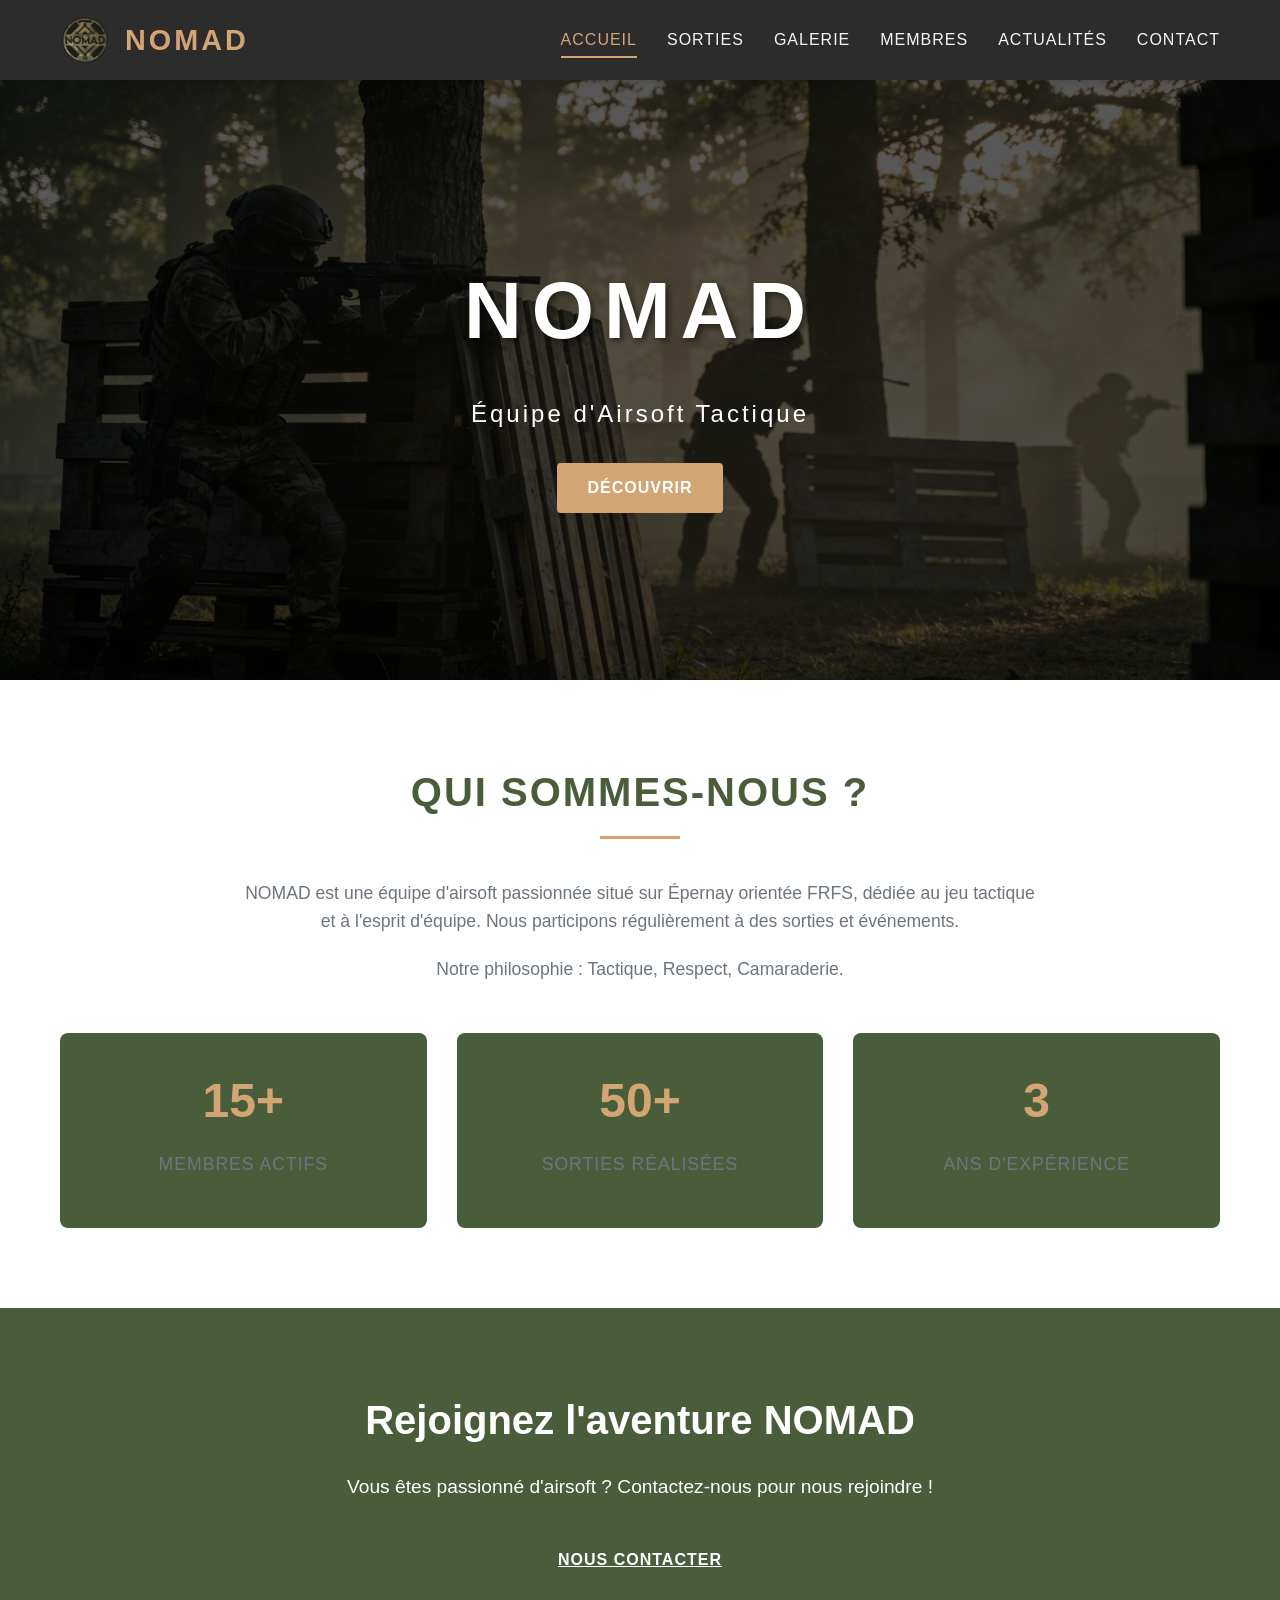
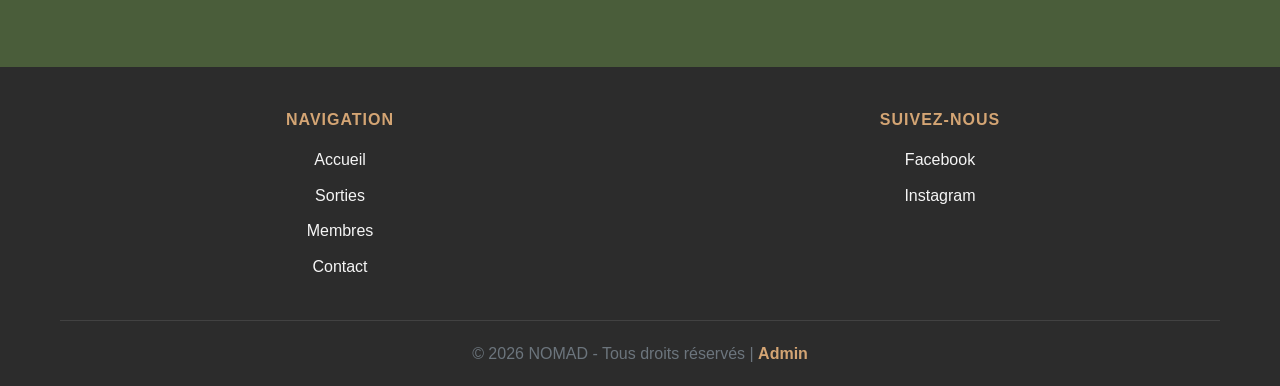
<file: index.html>
<!DOCTYPE html>
<html lang="fr">
<head>
    <meta charset="UTF-8">
    <meta name="viewport" content="width=device-width, initial-scale=1.0">
    <title>NOMAD - Équipe d'Airsoft</title>
    <link rel="stylesheet" href="css/style.css">
    <link rel="icon" type="image/png" href="images/logo.png">
</head>
<body>
    <nav class="navbar">
        <div class="container">
            <div class="nav-brand">
                <img src="images/logo.png" alt="NOMAD Logo" class="logo">
                <span class="team-name">NOMAD</span>
            </div>
            <ul class="nav-menu">
                <li><a href="index.html" class="active">Accueil</a></li>
                <li><a href="sorties.html">Sorties</a></li>
                <li><a href="galerie.html">Galerie</a></li>
                <li><a href="membres.html">Membres</a></li>
                <li><a href="actualites.html">Actualités</a></li>
                <li><a href="contact.html">Contact</a></li>
            </ul>
            <div class="burger">
                <div class="line1"></div>
                <div class="line2"></div>
                <div class="line3"></div>
            </div>
        </div>
    </nav>

    <section class="hero">
        <div class="hero-overlay"></div>
        <div class="hero-content">
            <h1 class="hero-title">NOMAD</h1>
            <p class="hero-subtitle">Équipe d'Airsoft Tactique</p>
            <a href="#about" class="btn-primary">Découvrir</a>
        </div>
    </section>

    <section id="about" class="about">
        <div class="container">
            <h2 class="section-title">Qui sommes-nous ?</h2>
            <div class="about-content">
                <div class="about-text">
                    <p>NOMAD est une équipe d'airsoft passionnée situé sur Épernay orientée FRFS, dédiée au jeu tactique et à l'esprit d'équipe. Nous participons régulièrement à des sorties et événements.</p>
                    <p>Notre philosophie : Tactique, Respect, Camaraderie.</p>
                    <div class="stats">
                        <div class="stat-card">
                            <h3 class="stat-number">15+</h3>
                            <p class="stat-label">Membres actifs</p>
                        </div>
                        <div class="stat-card">
                            <h3 class="stat-number">50+</h3>
                            <p class="stat-label">Sorties réalisées</p>
                        </div>
                        <div class="stat-card">
                            <h3 class="stat-number">3</h3>
                            <p class="stat-label">Ans d'expérience</p>
                        </div>
                    </div>
                </div>
            </div>
        </div>
    </section>

    <section class="cta-section">
        <div class="container">
            <h2>Rejoignez l'aventure NOMAD</h2>
            <p>Vous êtes passionné d'airsoft ? Contactez-nous pour nous rejoindre !</p>
            <a href="contact.html" class="btn-secondary">Nous contacter</a>
        </div>
    </section>

    <footer class="footer">
        <div class="container">
            <div class="footer-content">
                <div class="footer-section">
                    <h4>Navigation</h4>
                    <ul>
                        <li><a href="index.html">Accueil</a></li>
                        <li><a href="sorties.html">Sorties</a></li>
                        <li><a href="membres.html">Membres</a></li>
                        <li><a href="contact.html">Contact</a></li>
                    </ul>
                </div>
                <div class="footer-section">
                    <h4>Suivez-nous</h4>
                    <div class="social-links">
                        <a href="https://www.facebook.com/Nomad51200?locale=fr_FR" target="_blank">Facebook</a>
                        <a href="https://www.instagram.com/nomad_team_airsoft_51/" target="_blank">Instagram</a>
                    </div>
                </div>
            </div>
            <div class="footer-bottom">
                <p>&copy; 2026 NOMAD - Tous droits réservés | <a href="admin/login.html">Admin</a></p>
            </div>
        </div>
    </footer>

    <script src="js/main.js"></script>
</body>
</html>
</file>
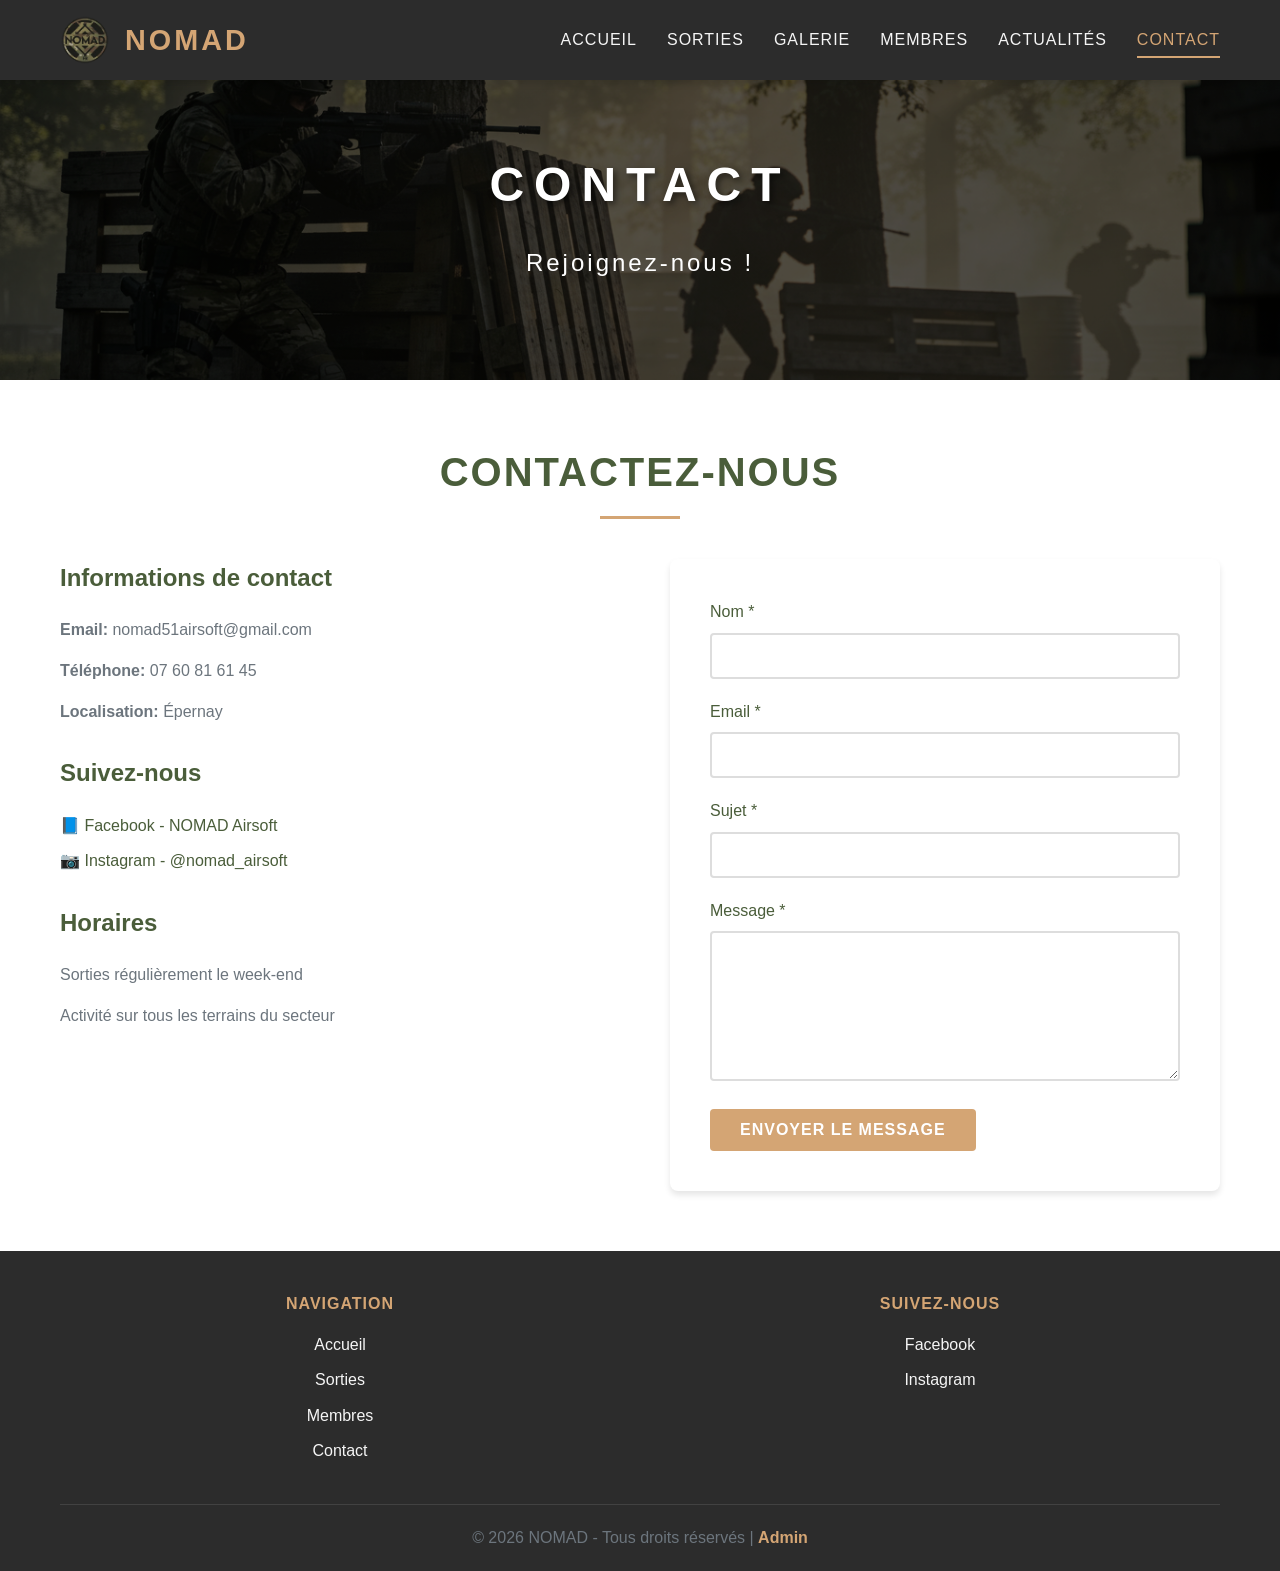
<file: contact.html>
<!DOCTYPE html>
<html lang="fr">
<head>
    <meta charset="UTF-8">
    <meta name="viewport" content="width=device-width, initial-scale=1.0">
    <title>Contact - NOMAD</title>
    <link rel="stylesheet" href="css/style.css">
    <link rel="icon" type="image/png" href="images/logo.png">
</head>
<body>
    <nav class="navbar">
        <div class="container">
            <div class="nav-brand">
                <img src="images/logo.png" alt="NOMAD Logo" class="logo">
                <span class="team-name">NOMAD</span>
            </div>
            <ul class="nav-menu">
                <li><a href="index.html">Accueil</a></li>
                <li><a href="sorties.html">Sorties</a></li>
                <li><a href="galerie.html">Galerie</a></li>
                <li><a href="membres.html">Membres</a></li>
                <li><a href="actualites.html">Actualités</a></li>
                <li><a href="contact.html" class="active">Contact</a></li>
            </ul>
            <div class="burger">
                <div class="line1"></div>
                <div class="line2"></div>
                <div class="line3"></div>
            </div>
        </div>
    </nav>

    <section class="hero" style="height: 300px;">
        <div class="hero-overlay"></div>
        <div class="hero-content">
            <h1 class="hero-title" style="font-size: 3rem;">CONTACT</h1>
            <p class="hero-subtitle">Rejoignez-nous !</p>
        </div>
    </section>

    <section class="contact-section" style="background: #fff;">
        <div class="container">
            <h2 class="section-title">Contactez-nous</h2>
            <div class="contact-content">
                <div class="contact-info">
                    <h3>Informations de contact</h3>
                    <p><strong>Email:</strong> nomad51airsoft@gmail.com</p>
                    <p><strong>Téléphone:</strong> 07 60 81 61 45</p>
                    <p><strong>Localisation:</strong> Épernay</p>

                    <h3 style="margin-top: 30px;">Suivez-nous</h3>
                    <div class="social-links-vertical">
                        <a href="https://www.facebook.com/Nomad51200?locale=fr_FR" target="_blank">📘 Facebook - NOMAD Airsoft</a>
                        <a href="https://www.instagram.com/nomad_team_airsoft_51/" target="_blank">📷 Instagram - @nomad_airsoft</a>
                    </div>

                    <h3 style="margin-top: 30px;">Horaires</h3>
                    <p>Sorties régulièrement le week-end</p>
                    <p>Activité sur tous les terrains du secteur</p>
                </div>

                <div class="contact-form">
                    <div id="form-message" class="form-message"></div>
                    <form id="contact-form">
                        <div class="form-group">
                            <label for="name">Nom *</label>
                            <input type="text" id="name" name="name" required>
                        </div>

                        <div class="form-group">
                            <label for="email">Email *</label>
                            <input type="email" id="email" name="email" required>
                        </div>

                        <div class="form-group">
                            <label for="subject">Sujet *</label>
                            <input type="text" id="subject" name="subject" required>
                        </div>

                        <div class="form-group">
                            <label for="message">Message *</label>
                            <textarea id="message" name="message" required></textarea>
                        </div>

                        <button type="submit" class="btn-primary">Envoyer le message</button>
                    </form>
                </div>
            </div>
        </div>
    </section>

    <footer class="footer">
        <div class="container">
            <div class="footer-content">
                <div class="footer-section">
                    <h4>Navigation</h4>
                    <ul>
                        <li><a href="index.html">Accueil</a></li>
                        <li><a href="sorties.html">Sorties</a></li>
                        <li><a href="membres.html">Membres</a></li>
                        <li><a href="contact.html">Contact</a></li>
                    </ul>
                </div>
                <div class="footer-section">
                    <h4>Suivez-nous</h4>
                    <div class="social-links">
                        <a href="https://www.facebook.com/Nomad51200?locale=fr_FR" target="_blank">Facebook</a>
                        <a href="https://www.instagram.com/nomad_team_airsoft_51/" target="_blank">Instagram</a>
                    </div>
                </div>
            </div>
            <div class="footer-bottom">
                <p>&copy; 2026 NOMAD - Tous droits réservés | <a href="admin/login.html">Admin</a></p>
            </div>
        </div>
    </footer>

    <script src="js/data.js"></script>
    <script src="js/main.js"></script>
</body>
</html>
</file>
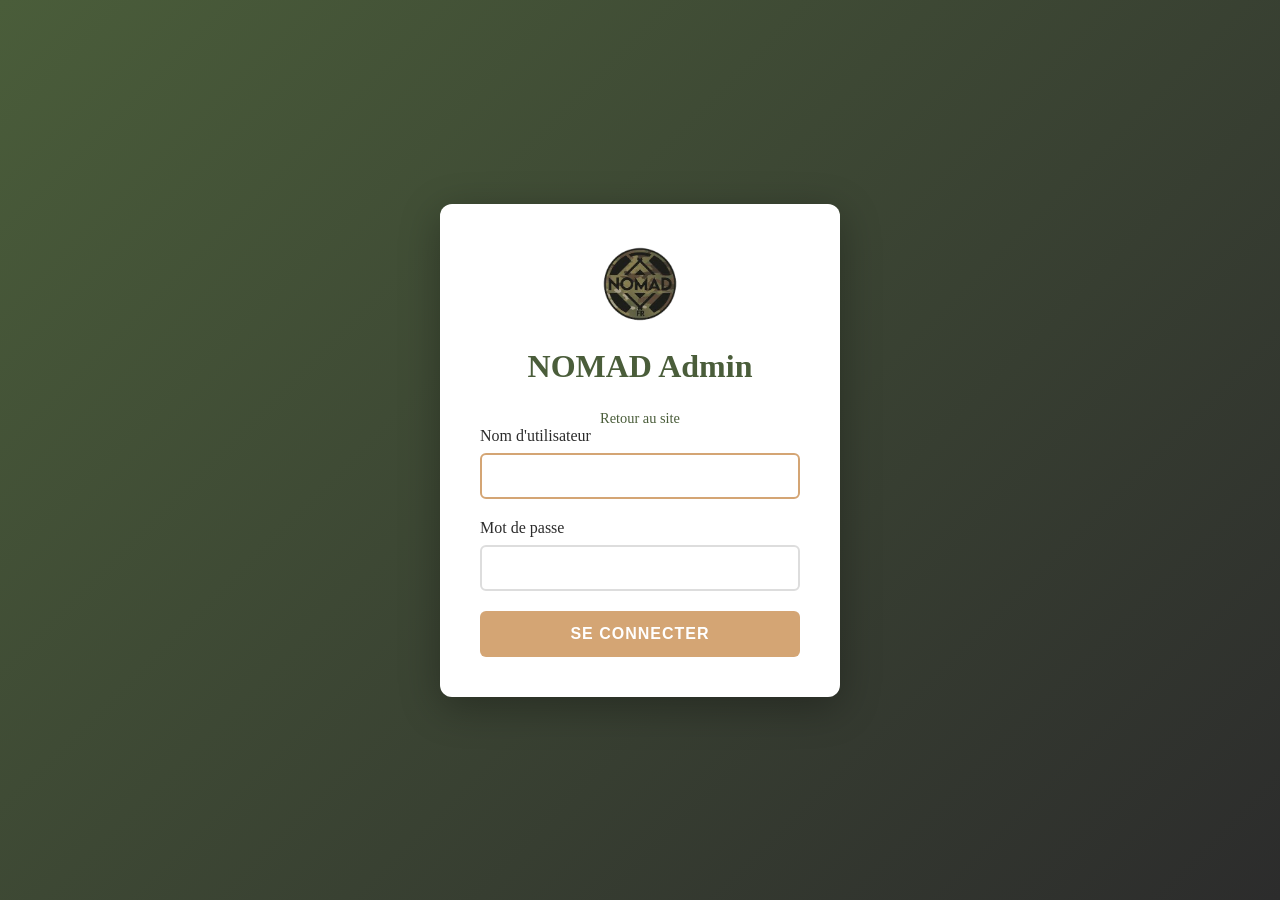
<file: admin/dashboard.html>
<!DOCTYPE html>
<html lang="fr">
<head>
    <meta charset="UTF-8">
    <meta name="viewport" content="width=device-width, initial-scale=1.0">
    <title>Dashboard - Admin NOMAD</title>
    <link rel="stylesheet" href="../css/admin.css">
    <link rel="icon" type="image/png" href="../images/logo.png">
</head>
<body>
    <div class="admin-layout">
        <!-- Sidebar -->
        <aside class="admin-sidebar">
            <div class="admin-sidebar-header">
                <div class="sidebar-brand">
                    <img src="../images/logo.png" alt="NOMAD" class="admin-sidebar-logo">
                    <h2>NOMAD</h2>
                </div>
                <a href="../index.html" class="sidebar-retour">Retour au site</a>
            </div>

            <nav class="admin-nav">
                <a href="#dashboard" class="active">
                    <span class="admin-nav-icon">📊</span>
                    <span>Dashboard</span>
                </a>
                <a href="#sorties">
                    <span class="admin-nav-icon">🎯</span>
                    <span>Sorties</span>
                </a>
                <a href="#gallery">
                    <span class="admin-nav-icon">📷</span>
                    <span>Galerie</span>
                </a>
                <a href="#membres">
                    <span class="admin-nav-icon">👥</span>
                    <span>Membres</span>
                </a>
                <a href="#actualites">
                    <span class="admin-nav-icon">📰</span>
                    <span>Actualités</span>
                </a>
            </nav>
        </aside>

        <!-- Main Content -->
        <main class="admin-main">
            <header class="admin-header">
                <h1>Panel d'Administration</h1>
                <div class="admin-user">
                    <span id="admin-user-name" class="admin-user-name">Admin</span>
                    <button id="logout-btn" class="admin-logout">Déconnexion</button>
                </div>
            </header>

            <div class="admin-content">
                <!-- Dashboard Section -->
                <div id="dashboard-section" class="admin-section">
                    <h2 class="admin-section-title">Tableau de bord</h2>
                    
                    <div class="dashboard-stats">
                        <div class="stat-box">
                            <span class="stat-icon">🎯</span>
                            <div class="stat-details">
                                <h3 id="stat-sorties">0</h3>
                                <p>Sorties</p>
                            </div>
                        </div>
                        <div class="stat-box">
                            <span class="stat-icon">📷</span>
                            <div class="stat-details">
                                <h3 id="stat-photos">0</h3>
                                <p>Photos</p>
                            </div>
                        </div>
                        <div class="stat-box">
                            <span class="stat-icon">👥</span>
                            <div class="stat-details">
                                <h3 id="stat-membres">0</h3>
                                <p>Membres</p>
                            </div>
                        </div>
                        <div class="stat-box">
                            <span class="stat-icon">📰</span>
                            <div class="stat-details">
                                <h3 id="stat-actualites">0</h3>
                                <p>Actualités</p>
                            </div>
                        </div>
                    </div>

                    <div class="alert alert-info">
                        <p><strong>Bienvenue sur le panel d'administration NOMAD !</strong></p>
                        <p>Utilisez le menu de gauche pour gérer le contenu du site.</p>
                    </div>
                </div>

                <!-- Sorties Section -->
                <div id="sorties-section" class="admin-section" style="display: none;">
                    <div class="admin-section-header">
                        <h2 class="admin-section-title">Gestion des Sorties</h2>
                        <button id="add-sortie-btn" class="btn-add">+ Ajouter une sortie</button>
                    </div>

                    <table class="admin-table">
                        <thead>
                            <tr>
                                <th>Titre</th>
                                <th>Date</th>
                                <th>Lieu</th>
                                <th>Type</th>
                                <th>Actions</th>
                            </tr>
                        </thead>
                        <tbody id="sorties-tbody"></tbody>
                    </table>
                </div>

                <!-- Gallery Section -->
                <div id="gallery-section" class="admin-section" style="display: none;">
                    <div class="admin-section-header">
                        <h2 class="admin-section-title">Gestion de la Galerie</h2>
                        <button id="add-photo-btn" class="btn-add">+ Ajouter une photo</button>
                    </div>

                    <table class="admin-table">
                        <thead>
                            <tr>
                                <th>Image</th>
                                <th>Légende</th>
                                <th>Actions</th>
                            </tr>
                        </thead>
                        <tbody id="gallery-tbody"></tbody>
                    </table>
                </div>

                <!-- Membres Section -->
                <div id="membres-section" class="admin-section" style="display: none;">
                    <div class="admin-section-header">
                        <h2 class="admin-section-title">Gestion des Membres</h2>
                        <button id="add-membre-btn" class="btn-add">+ Ajouter un membre</button>
                    </div>

                    <table class="admin-table">
                        <thead>
                            <tr>
                                <th>Photo</th>
                                <th>Nom</th>
                                <th>Rôle</th>
                                <th>Actions</th>
                            </tr>
                        </thead>
                        <tbody id="membres-tbody"></tbody>
                    </table>
                </div>

                <!-- Actualites Section -->
                <div id="actualites-section" class="admin-section" style="display: none;">
                    <div class="admin-section-header">
                        <h2 class="admin-section-title">Gestion des Actualités</h2>
                        <button id="add-actualite-btn" class="btn-add">+ Ajouter une actualité</button>
                    </div>

                    <table class="admin-table">
                        <thead>
                            <tr>
                                <th>Titre</th>
                                <th>Date</th>
                                <th>Description</th>
                                <th>Actions</th>
                            </tr>
                        </thead>
                        <tbody id="actualites-tbody"></tbody>
                    </table>
                </div>
            </div>
        </main>
    </div>

    <!-- Sortie Modal -->
    <div id="sortie-modal" class="modal">
        <div class="modal-content">
            <div class="modal-header">
                <h3 id="sortie-modal-title" class="modal-title">Ajouter une sortie</h3>
                <button class="modal-close">&times;</button>
            </div>
            <form id="sortie-form" class="admin-form" onsubmit="event.preventDefault(); saveSortie();">
                <input type="hidden" id="sortie-id">
                
                <div class="form-group">
                    <label for="sortie-title">Titre *</label>
                    <input type="text" id="sortie-title" required>
                </div>

                <div class="form-row">
                    <div class="form-group">
                        <label for="sortie-date">Date *</label>
                        <input type="text" id="sortie-date" required placeholder="15 Mars 2026">
                    </div>
                    <div class="form-group">
                        <label for="sortie-type">Type *</label>
                        <select id="sortie-type" required>
                            <option value="upcoming">À venir</option>
                            <option value="past">Passée</option>
                        </select>
                    </div>
                </div>

                <div class="form-group">
                    <label for="sortie-location">Lieu *</label>
                    <input type="text" id="sortie-location" required>
                </div>

                <div class="form-group">
                    <label for="sortie-description">Description *</label>
                    <textarea id="sortie-description" required></textarea>
                </div>

                <div class="form-group">
                    <label for="sortie-image">URL de l'image</label>
                    <input type="url" id="sortie-image" placeholder="https://...">
                </div>

                <div class="form-actions">
                    <button type="submit" class="btn-save">Enregistrer</button>
                    <button type="button" class="btn-cancel" onclick="closeModal('sortie-modal')">Annuler</button>
                </div>
            </form>
        </div>
    </div>

    <!-- Photo Modal -->
    <div id="photo-modal" class="modal">
        <div class="modal-content">
            <div class="modal-header">
                <h3 class="modal-title">Ajouter une photo</h3>
                <button class="modal-close">&times;</button>
            </div>
            <form id="photo-form" class="admin-form" onsubmit="event.preventDefault(); savePhoto();">
                <div class="form-group">
                    <label for="photo-url">URL de l'image *</label>
                    <input type="url" id="photo-url" required placeholder="https://...">
                </div>

                <div class="form-group">
                    <label for="photo-caption">Légende</label>
                    <input type="text" id="photo-caption" placeholder="Description de la photo">
                </div>

                <div class="form-actions">
                    <button type="submit" class="btn-save">Enregistrer</button>
                    <button type="button" class="btn-cancel" onclick="closeModal('photo-modal')">Annuler</button>
                </div>
            </form>
        </div>
    </div>

    <!-- Membre Modal -->
    <div id="membre-modal" class="modal">
        <div class="modal-content">
            <div class="modal-header">
                <h3 id="membre-modal-title" class="modal-title">Ajouter un membre</h3>
                <button class="modal-close">&times;</button>
            </div>
            <form id="membre-form" class="admin-form" onsubmit="event.preventDefault(); saveMembre();">
                <input type="hidden" id="membre-id">
                
                <div class="form-group">
                    <label for="membre-name">Nom complet *</label>
                    <input type="text" id="membre-name" required placeholder="Alexandre 'Alpha' Martin">
                </div>

                <div class="form-group">
                    <label for="membre-role">Rôle *</label>
                    <input type="text" id="membre-role" required placeholder="Chef d'équipe">
                </div>

                <div class="form-group">
                    <label for="membre-photo">URL de la photo *</label>
                    <input type="url" id="membre-photo" required placeholder="https://...">
                </div>

                <div class="form-group">
                    <label for="membre-description">Description</label>
                    <textarea id="membre-description" placeholder="Spécialités, expérience..."></textarea>
                </div>

                <div class="form-actions">
                    <button type="submit" class="btn-save">Enregistrer</button>
                    <button type="button" class="btn-cancel" onclick="closeModal('membre-modal')">Annuler</button>
                </div>
            </form>
        </div>
    </div>

    <!-- Actualite Modal -->
    <div id="actualite-modal" class="modal">
        <div class="modal-content">
            <div class="modal-header">
                <h3 id="actualite-modal-title" class="modal-title">Ajouter une actualité</h3>
                <button class="modal-close">&times;</button>
            </div>
            <form id="actualite-form" class="admin-form" onsubmit="event.preventDefault(); saveActualite();">
                <input type="hidden" id="actualite-id">
                
                <div class="form-group">
                    <label for="actualite-title">Titre *</label>
                    <input type="text" id="actualite-title" required>
                </div>

                <div class="form-group">
                    <label for="actualite-date">Date *</label>
                    <input type="text" id="actualite-date" required placeholder="1 Janvier 2026">
                </div>

                <div class="form-group">
                    <label for="actualite-description">Description *</label>
                    <textarea id="actualite-description" required></textarea>
                </div>

                <div class="form-group">
                    <label for="actualite-image">URL de l'image</label>
                    <input type="url" id="actualite-image" placeholder="https://...">
                </div>

                <div class="form-actions">
                    <button type="submit" class="btn-save">Enregistrer</button>
                    <button type="button" class="btn-cancel" onclick="closeModal('actualite-modal')">Annuler</button>
                </div>
            </form>
        </div>
    </div>

    <script src="../js/data.js"></script>
    <script src="../js/admin.js"></script>
</body>
</html>
</file>
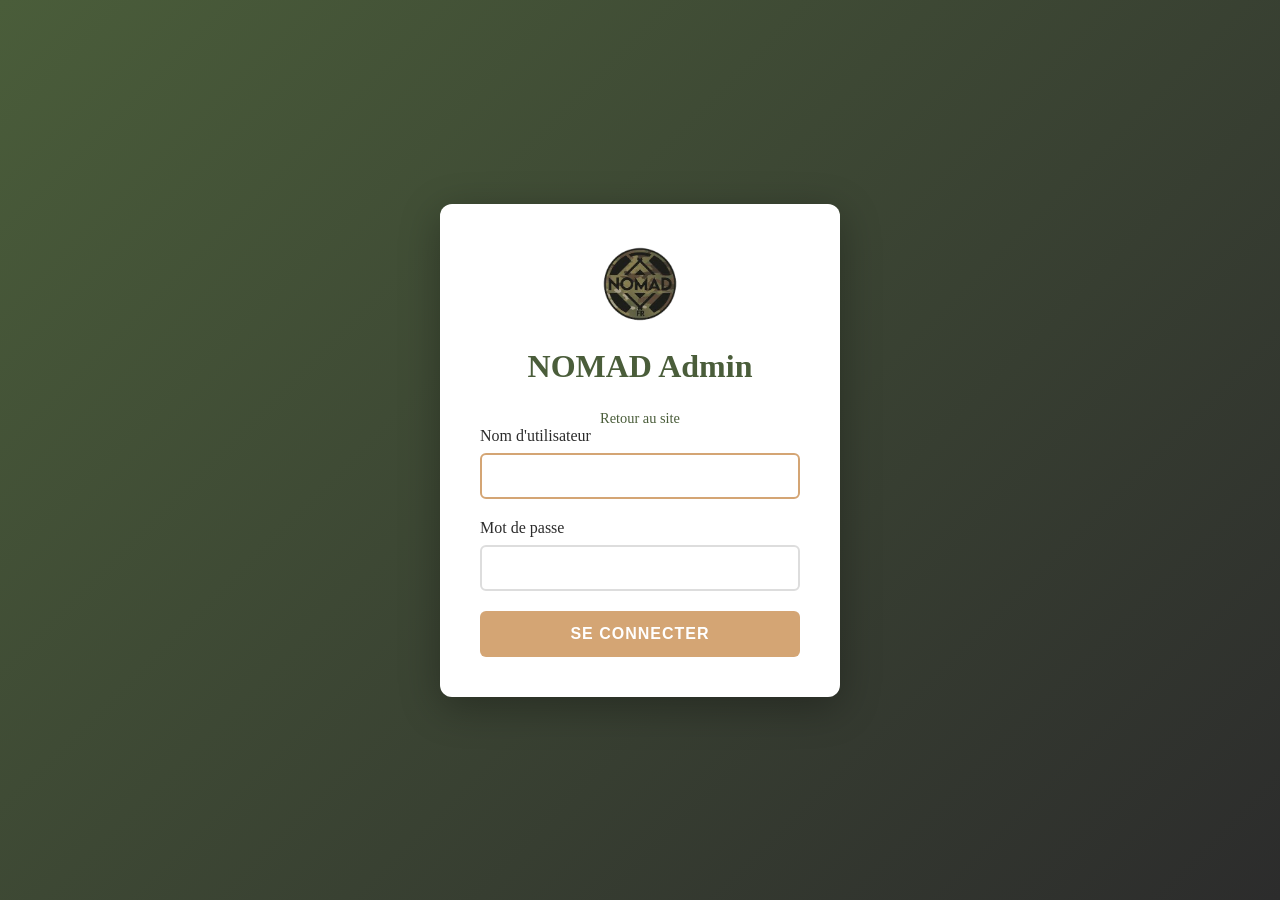
<file: admin/login.html>
<!DOCTYPE html>
<html lang="fr">
<head>
    <meta charset="UTF-8">
    <meta name="viewport" content="width=device-width, initial-scale=1.0">
    <title>Admin - Connexion</title>
    <link rel="stylesheet" href="../css/admin.css">
    <link rel="icon" type="image/png" href="../images/logo.png">
</head>
<body>
    <div class="login-container">
        <div class="login-box">
            <img src="../images/logo.png" alt="NOMAD Logo" class="login-logo">
            <h1>NOMAD Admin</h1>
            <a href="/index.html" class="retour">Retour au site</a>

            <div id="login-error" class="login-error"></div>

            <form id="login-form" class="login-form">
                <div class="form-group">
                    <label for="username">Nom d'utilisateur</label>
                    <input type="text" id="username" name="username" required autofocus>
                </div>

                <div class="form-group">
                    <label for="password">Mot de passe</label>
                    <input type="password" id="password" name="password" required>
                </div>

                <button type="submit" class="login-btn">Se connecter</button>
            </form>

            <!-- <div style="margin-top: 30px; padding: 15px; background: #f0f0f0; border-radius: 6px; font-size: 0.9rem;">
                <p style="margin: 0; color: #666;"><strong>Identifiants de démo:</strong></p>
                <p style="margin: 5px 0; color: #666;">Utilisateur: <code>admin</code></p>
                <p style="margin: 5px 0; color: #666;">Mot de passe: <code>nomad2026</code></p>
            </div> -->
        </div>
    </div>

    <script src="../js/data.js"></script>
    <script src="../js/admin.js"></script>
</body>
</html>
</file>
<file: css/style.css>
/* ============================================
   NOMAD - Airsoft Team Website
   Military-themed modern design
   ============================================ */

/* ============================================
   VARIABLES & RESET
   ============================================ */
:root {
    --color-primary: #4a5d3a;
    --color-secondary: #8b9474;
    --color-accent: #d4a574;
    --color-dark: #2c2c2c;
    --color-light: #f5f5f5;
    --color-gray: #6c757d;
    --shadow: 0 4px 6px rgba(0, 0, 0, 0.1);
    --shadow-lg: 0 10px 20px rgba(0, 0, 0, 0.2);
    --transition: all 0.3s ease;
}

* {
    margin: 0;
    padding: 0;
    box-sizing: border-box;
}

body {
    font-family: 'Arial', 'Helvetica', sans-serif;
    line-height: 1.6;
    color: var(--color-dark);
    background-color: var(--color-light);
}

img {
    max-width: 100%;
    height: auto;
    display: block;
}

a {
    text-decoration: none;
    color: inherit;
}

ul {
    list-style: none;
}

/* ============================================
   UTILITY CLASSES
   ============================================ */
.container {
    max-width: 1200px;
    margin: 0 auto;
    padding: 0 20px;
}

.section-title {
    font-size: 2.5rem;
    text-align: center;
    margin-bottom: 40px;
    color: var(--color-primary);
    text-transform: uppercase;
    letter-spacing: 2px;
    position: relative;
    padding-bottom: 15px;
}

.section-title::after {
    content: '';
    position: absolute;
    bottom: 0;
    left: 50%;
    transform: translateX(-50%);
    width: 80px;
    height: 3px;
    background: var(--color-accent);
}

.btn-primary {
    display: inline-block;
    padding: 12px 30px;
    background: var(--color-accent);
    color: #fff;
    border: none;
    border-radius: 4px;
    cursor: pointer;
    font-size: 1rem;
    font-weight: bold;
    text-transform: uppercase;
    letter-spacing: 1px;
    transition: var(--transition);
}

.btn-primary:hover {
    background: #c09563;
    transform: translateY(-2px);
    box-shadow: var(--shadow-lg);
}

.btn-secondary {
    display: inline-block;
    padding: 12px 30px;
    background: var(--color-primary);
    color: #fff;
    border: 2px solid var(--color-primary);
    border-radius: 4px;
    cursor: pointer;
    font-size: 1rem;
    font-weight: bold;
    text-decoration: underline;
    text-transform: uppercase;
    letter-spacing: 1px;
    transition: var(--transition);
}

.btn-secondary:hover {
    background: transparent;
    color: var(--color-accent);
}

/* ============================================
   NAVIGATION
   ============================================ */
.navbar {
    background: var(--color-dark);
    box-shadow: var(--shadow);
    position: sticky;
    top: 0;
    z-index: 1000;
}

.navbar .container {
    display: flex;
    justify-content: space-between;
    align-items: center;
    padding: 15px 20px;
}

.nav-brand {
    display: flex;
    align-items: center;
    gap: 15px;
}

.logo {
    width: 50px;
    height: 50px;
    object-fit: contain;
}

.team-name {
    color: var(--color-accent);
    font-size: 1.8rem;
    font-weight: bold;
    letter-spacing: 3px;
}

.nav-menu {
    display: flex;
    gap: 30px;
    align-items: center;
}

.nav-menu a {
    color: var(--color-light);
    font-weight: 500;
    text-transform: uppercase;
    letter-spacing: 1px;
    padding: 8px 0;
    border-bottom: 2px solid transparent;
    transition: var(--transition);
}

.nav-menu a:hover,
.nav-menu a.active {
    color: var(--color-accent);
    border-bottom-color: var(--color-accent);
}

.burger {
    display: none;
    cursor: pointer;
}

.burger div {
    width: 25px;
    height: 3px;
    background: var(--color-light);
    margin: 5px;
    transition: var(--transition);
}

/* ============================================
   HERO SECTION
   ============================================ */
.hero {
    height: 600px;
    background: linear-gradient(rgba(0, 0, 0, 0.5), rgba(0, 0, 0, 0.5)),
                url('../images/fond.png') center/cover;
    display: flex;
    align-items: center;
    justify-content: center;
    position: relative;
    text-align: center;
}

.hero-overlay {
    position: absolute;
    top: 0;
    left: 0;
    width: 100%;
    height: 100%;
    background: rgba(0, 0, 0, 0.3);
}

.hero-content {
    position: relative;
    z-index: 1;
    color: #fff;
    animation: fadeInUp 1s ease;
}

.hero-title {
    font-size: 5rem;
    font-weight: bold;
    letter-spacing: 10px;
    margin-bottom: 20px;
    text-shadow: 3px 3px 6px rgba(0, 0, 0, 0.5);
}

.hero-subtitle {
    font-size: 1.5rem;
    margin-bottom: 30px;
    letter-spacing: 3px;
}

@keyframes fadeInUp {
    from {
        opacity: 0;
        transform: translateY(30px);
    }
    to {
        opacity: 1;
        transform: translateY(0);
    }
}

/* ============================================
   ABOUT SECTION
   ============================================ */
.about {
    padding: 80px 0;
    background: #fff;
}

.about-content {
    text-align: center;
}

.about-text p {
    font-size: 1.1rem;
    margin-bottom: 20px;
    color: var(--color-gray);
    max-width: 800px;
    margin-left: auto;
    margin-right: auto;
}

.stats {
    display: grid;
    grid-template-columns: repeat(auto-fit, minmax(200px, 1fr));
    gap: 30px;
    margin-top: 50px;
}

.stat-card {
    background: var(--color-primary);
    padding: 30px;
    border-radius: 8px;
    color: #fff;
    transition: var(--transition);
}

.stat-card:hover {
    transform: translateY(-5px);
    box-shadow: var(--shadow-lg);
}

.stat-number {
    font-size: 3rem;
    font-weight: bold;
    color: var(--color-accent);
    margin-bottom: 10px;
}

.stat-label {
    font-size: 1rem;
    text-transform: uppercase;
    letter-spacing: 1px;
}

/* ============================================
   CTA SECTION
   ============================================ */
.cta-section {
    padding: 80px 0;
    background: var(--color-primary);
    color: #fff;
    text-align: center;
}

.cta-section h2 {
    font-size: 2.5rem;
    margin-bottom: 20px;
}

.cta-section p {
    font-size: 1.2rem;
    margin-bottom: 30px;
}

/* ============================================
   CARDS (Sorties, News, Members)
   ============================================ */
.cards-grid {
    display: grid;
    grid-template-columns: repeat(auto-fill, minmax(300px, 1fr));
    gap: 30px;
    padding: 60px 0;
}

.card {
    background: #fff;
    border-radius: 8px;
    overflow: hidden;
    box-shadow: var(--shadow);
    transition: var(--transition);
}

.card:hover {
    transform: translateY(-5px);
    box-shadow: var(--shadow-lg);
}

.card-image {
    width: 100%;
    height: 200px;
    object-fit: cover;
}

.card-content {
    padding: 20px;
}

.card-title {
    font-size: 1.5rem;
    color: var(--color-primary);
    margin-bottom: 10px;
}

.card-meta {
    display: flex;
    gap: 15px;
    font-size: 0.9rem;
    color: var(--color-gray);
    margin-bottom: 15px;
}

.card-description {
    color: var(--color-gray);
    line-height: 1.6;
}

.card-badge {
    display: inline-block;
    padding: 4px 12px;
    background: var(--color-accent);
    color: #fff;
    border-radius: 20px;
    font-size: 0.85rem;
    margin-bottom: 10px;
}

/* ============================================
   GALLERY
   ============================================ */
.gallery-grid {
    display: grid;
    grid-template-columns: repeat(auto-fill, minmax(250px, 1fr));
    gap: 15px;
    padding: 60px 0;
}

.gallery-item {
    position: relative;
    overflow: hidden;
    border-radius: 8px;
    cursor: pointer;
    aspect-ratio: 1;
}

.gallery-item img {
    width: 100%;
    height: 100%;
    object-fit: cover;
    transition: var(--transition);
}

.gallery-item:hover img {
    transform: scale(1.1);
}

.gallery-overlay {
    position: absolute;
    top: 0;
    left: 0;
    width: 100%;
    height: 100%;
    background: rgba(0, 0, 0, 0.7);
    display: flex;
    align-items: center;
    justify-content: center;
    opacity: 0;
    transition: var(--transition);
}

.gallery-item:hover .gallery-overlay {
    opacity: 1;
}

.gallery-overlay span {
    color: #fff;
    font-size: 2rem;
}

/* Lightbox */
.lightbox {
    display: none;
    position: fixed;
    top: 0;
    left: 0;
    width: 100%;
    height: 100%;
    background: rgba(0, 0, 0, 0.95);
    z-index: 2000;
    align-items: center;
    justify-content: center;
}

.lightbox.active {
    display: flex;
}

.lightbox-content {
    max-width: 90%;
    max-height: 90%;
}

.lightbox-close {
    position: absolute;
    top: 20px;
    right: 40px;
    font-size: 3rem;
    color: #fff;
    cursor: pointer;
    z-index: 2001;
}

.lightbox-nav {
    position: absolute;
    top: 50%;
    transform: translateY(-50%);
    font-size: 3rem;
    color: #fff;
    cursor: pointer;
    user-select: none;
    padding: 20px;
}

.lightbox-prev {
    left: 20px;
}

.lightbox-next {
    right: 20px;
}

/* ============================================
   MEMBERS SECTION
   ============================================ */
.member-card {
    background: #fff;
    border-radius: 8px;
    padding: 20px;
    text-align: center;
    box-shadow: var(--shadow);
    transition: var(--transition);
}

.member-card:hover {
    transform: translateY(-5px);
    box-shadow: var(--shadow-lg);
}

.member-avatar {
    width: 120px;
    height: 120px;
    border-radius: 50%;
    margin: 0 auto 15px;
    border: 4px solid var(--color-accent);
    object-fit: cover;
}

.member-name {
    font-size: 1.3rem;
    color: var(--color-primary);
    margin-bottom: 5px;
}

.member-role {
    color: var(--color-accent);
    font-weight: bold;
    margin-bottom: 10px;
    text-transform: uppercase;
    font-size: 0.9rem;
}

.member-description {
    color: var(--color-gray);
    font-size: 0.95rem;
}

/* ============================================
   CONTACT FORM
   ============================================ */
.contact-section {
    padding: 60px 0;
}

.contact-content {
    display: grid;
    grid-template-columns: 1fr 1fr;
    gap: 60px;
}

.contact-info h3 {
    color: var(--color-primary);
    margin-bottom: 20px;
    font-size: 1.5rem;
}

.contact-info p {
    margin-bottom: 15px;
    color: var(--color-gray);
}

.social-links-vertical {
    display: flex;
    flex-direction: column;
    gap: 10px;
    margin-top: 20px;
}

.social-links-vertical a {
    color: var(--color-primary);
    font-weight: 500;
    transition: var(--transition);
}

.social-links-vertical a:hover {
    color: var(--color-accent);
}

.contact-form {
    background: #fff;
    padding: 40px;
    border-radius: 8px;
    box-shadow: var(--shadow);
}

.form-group {
    margin-bottom: 20px;
}

.form-group label {
    display: block;
    margin-bottom: 8px;
    color: var(--color-primary);
    font-weight: 500;
}

.form-group input,
.form-group textarea,
.form-group select {
    width: 100%;
    padding: 12px;
    border: 2px solid #ddd;
    border-radius: 4px;
    font-family: inherit;
    font-size: 1rem;
    transition: var(--transition);
}

.form-group input:focus,
.form-group textarea:focus,
.form-group select:focus {
    outline: none;
    border-color: var(--color-accent);
}

.form-group textarea {
    resize: vertical;
    min-height: 150px;
}

.form-message {
    padding: 15px;
    border-radius: 4px;
    margin-bottom: 20px;
    display: none;
}

.form-message.success {
    background: #d4edda;
    color: #155724;
    border: 1px solid #c3e6cb;
}

.form-message.error {
    background: #f8d7da;
    color: #721c24;
    border: 1px solid #f5c6cb;
}

.form-message.show {
    display: block;
}

/* ============================================
   FOOTER
   ============================================ */
.footer {
    background: var(--color-dark);
    color: var(--color-light);
    padding: 40px 0 20px;
}

.footer-content {
    display: grid;
    grid-template-columns: repeat(auto-fit, minmax(250px, 1fr));
    gap: 40px;
    margin-bottom: 30px;
}

.footer-section h4 {
    color: var(--color-accent);
    margin-bottom: 15px;
    text-transform: uppercase;
    letter-spacing: 1px;
    text-align: center;
}

.footer-logo {
    width: 60px;
    margin-bottom: 15px;
}

.footer-section ul li {
    margin-bottom: 10px;
    text-align: center;
}

.footer-section a {
    color: var(--color-light);
    transition: var(--transition);
}

.footer-section a:hover {
    color: var(--color-accent);
}

.social-links {
    display: flex;
    flex-direction: column;
    gap: 10px;
    align-items: center;
}

.footer-bottom {
    text-align: center;
    padding-top: 20px;
    border-top: 1px solid rgba(255, 255, 255, 0.1);
    color: var(--color-gray);
}

.footer-bottom a {
    color: var(--color-accent);
    font-weight: bold;
}

/* ============================================
   RESPONSIVE DESIGN
   ============================================ */
@media (max-width: 1024px) {
    .hero-title {
        font-size: 4rem;
    }
    
    .contact-content {
        grid-template-columns: 1fr;
    }
}

@media (max-width: 768px) {
    .nav-menu {
        position: fixed;
        right: -100%;
        top: 80px;
        flex-direction: column;
        background: var(--color-dark);
        width: 100%;
        text-align: center;
        transition: 0.3s;
        padding: 20px 0;
    }

    .nav-menu.active {
        right: 0;
    }

    .burger {
        display: block;
    }

    .burger.active .line1 {
        transform: rotate(-45deg) translate(-5px, 6px);
    }

    .burger.active .line2 {
        opacity: 0;
    }

    .burger.active .line3 {
        transform: rotate(45deg) translate(-5px, -6px);
    }

    .hero-title {
        font-size: 3rem;
        letter-spacing: 5px;
    }

    .hero-subtitle {
        font-size: 1.2rem;
    }

    .section-title {
        font-size: 2rem;
    }

    .cards-grid {
        grid-template-columns: 1fr;
    }

    .gallery-grid {
        grid-template-columns: repeat(auto-fill, minmax(150px, 1fr));
    }
}

@media (max-width: 480px) {
    .hero {
        height: 400px;
    }

    .hero-title {
        font-size: 2.5rem;
    }

    .team-name {
        font-size: 1.5rem;
    }

    .contact-form {
        padding: 20px;
    }

    .stat-number {
        font-size: 2rem;
    }
}

/* ============================================
   UTILITY ANIMATIONS
   ============================================ */
.fade-in {
    animation: fadeIn 0.6s ease;
}

@keyframes fadeIn {
    from {
        opacity: 0;
    }
    to {
        opacity: 1;
    }
}

.slide-in-left {
    animation: slideInLeft 0.6s ease;
}

@keyframes slideInLeft {
    from {
        transform: translateX(-100%);
        opacity: 0;
    }
    to {
        transform: translateX(0);
        opacity: 1;
    }
}
</file>
<file: css/admin.css>
/* ============================================
   NOMAD - Admin Panel Styles
   ============================================ */

* {
    margin: 0;
    padding: 0;
    box-sizing: border-box;
}

body, html {
    margin: 0;
    padding: 0;
    width: 100%;
    height: 100%;
}

:root {
    --admin-primary: #4a5d3a;
    --admin-secondary: #8b9474;
    --admin-accent: #d4a574;
    --admin-dark: #2c2c2c;
    --admin-light: #f5f5f5;
    --admin-danger: #dc3545;
    --admin-success: #28a745;
    --admin-warning: #ffc107;
}

/* ============================================
   LOGIN PAGE
   ============================================ */
.login-container {
    min-height: 100vh;
    display: flex;
    align-items: center;
    justify-content: center;
    background: linear-gradient(135deg, var(--admin-primary) 0%, var(--admin-dark) 100%);
    padding: 20px;
}

.login-box {
    background: #fff;
    padding: 40px;
    border-radius: 12px;
    box-shadow: 0 10px 40px rgba(0, 0, 0, 0.3);
    width: 100%;
    max-width: 400px;
    text-align: center;
}

.login-logo {
    width: 80px;
    height: 80px;
    margin: 0 auto 20px;
}

.login-box h1 {
    color: var(--admin-primary);
    margin-bottom: 10px;
    font-size: 2rem;
}

.login-box p {
    color: var(--admin-secondary);
    margin-bottom: 30px;
}

.login-form .form-group {
    text-align: left;
    margin-bottom: 20px;
}

.login-form label {
    display: block;
    margin-bottom: 8px;
    color: var(--admin-dark);
    font-weight: 500;
}

.login-form input {
    width: 100%;
    padding: 12px;
    border: 2px solid #ddd;
    border-radius: 6px;
    font-size: 1rem;
    transition: all 0.3s ease;
}

.login-form input:focus {
    outline: none;
    border-color: var(--admin-accent);
}

.login-btn {
    width: 100%;
    padding: 14px;
    background: var(--admin-accent);
    color: #fff;
    border: none;
    border-radius: 6px;
    font-size: 1rem;
    font-weight: bold;
    cursor: pointer;
    text-transform: uppercase;
    letter-spacing: 1px;
    transition: all 0.3s ease;
}

.login-btn:hover {
    background: #c09563;
    transform: translateY(-2px);
    box-shadow: 0 5px 15px rgba(0, 0, 0, 0.2);
}

.login-error {
    background: #f8d7da;
    color: #721c24;
    padding: 12px;
    border-radius: 6px;
    margin-bottom: 20px;
    display: none;
}

.login-error.show {
    display: block;
}

.retour {
    display: inline-block;
    margin-top: 15px;
    color: var(--admin-primary);
    text-decoration: none;
    font-size: 0.9rem;
}

.retour:hover {
    text-decoration: underline;
}
/* ============================================
   ADMIN DASHBOARD LAYOUT
   ============================================ */
.admin-layout {
    display: flex;
    min-height: 100vh;
}

.admin-sidebar {
    width: 250px;
    background: var(--admin-dark);
    color: #fff;
    padding: 20px 0;
    position: fixed;
    height: 100vh;
    overflow-y: auto;
}

.admin-sidebar-header {
    padding: 0 20px 20px;
    border-bottom: 1px solid rgba(255, 255, 255, 0.1);
}

.sidebar-brand {
    display: flex;
    align-items: center;
    gap: 15px;
    margin-bottom: 10px;
}

.admin-sidebar-logo {
    width: 50px;
    height: 50px;
}

.admin-sidebar h2 {
    color: var(--admin-accent);
    font-size: 1.5rem;
    letter-spacing: 2px;
    margin: 0;
}

.sidebar-retour {
    display: block;
    text-align: center;
    color: rgba(255, 255, 255, 0.7);
    text-decoration: none;
    font-size: 0.9rem;
    padding: 8px;
    border-radius: 4px;
    transition: all 0.3s ease;
}

.sidebar-retour:hover {
    color: #fff;
    background: rgba(255, 255, 255, 0.1);
}

.admin-nav {
    padding: 20px 0;
}

.admin-nav a {
    display: flex;
    align-items: center;
    gap: 15px;
    padding: 15px 20px;
    color: #fff;
    text-decoration: none;
    transition: all 0.3s ease;
    border-left: 3px solid transparent;
}

.admin-nav a:hover,
.admin-nav a.active {
    background: rgba(255, 255, 255, 0.1);
    border-left-color: var(--admin-accent);
}

.admin-nav-icon {
    font-size: 1.2rem;
}

.admin-main {
    flex: 1;
    margin-left: 250px;
    background: var(--admin-light);
}

.admin-header {
    background: #fff;
    padding: 20px 40px;
    box-shadow: 0 2px 4px rgba(0, 0, 0, 0.1);
    display: flex;
    justify-content: space-between;
    align-items: center;
}

.admin-header h1 {
    color: var(--admin-primary);
    font-size: 1.8rem;
}

.admin-user {
    display: flex;
    align-items: center;
    gap: 15px;
}

.admin-user-name {
    font-weight: 500;
    color: var(--admin-dark);
}

.admin-logout {
    padding: 8px 20px;
    background: var(--admin-danger);
    color: #fff;
    border: none;
    border-radius: 4px;
    cursor: pointer;
    font-weight: 500;
    transition: all 0.3s ease;
}

.admin-logout:hover {
    background: #c82333;
}

.admin-content {
    padding: 40px;
}

/* ============================================
   DASHBOARD STATS
   ============================================ */
.dashboard-stats {
    display: grid;
    grid-template-columns: repeat(auto-fit, minmax(250px, 1fr));
    gap: 20px;
    margin-bottom: 40px;
}

.stat-box {
    background: #fff;
    padding: 30px;
    border-radius: 8px;
    box-shadow: 0 2px 8px rgba(0, 0, 0, 0.1);
    display: flex;
    align-items: center;
    gap: 20px;
}

.stat-icon {
    font-size: 3rem;
    color: var(--admin-accent);
}

.stat-details h3 {
    font-size: 2rem;
    color: var(--admin-primary);
    margin-bottom: 5px;
}

.stat-details p {
    color: var(--admin-secondary);
    text-transform: uppercase;
    font-size: 0.9rem;
    letter-spacing: 1px;
}

/* ============================================
   ADMIN SECTIONS
   ============================================ */
.admin-section {
    background: #fff;
    padding: 30px;
    border-radius: 8px;
    box-shadow: 0 2px 8px rgba(0, 0, 0, 0.1);
    margin-bottom: 30px;
}

.admin-section-header {
    display: flex;
    justify-content: space-between;
    align-items: center;
    margin-bottom: 25px;
    padding-bottom: 15px;
    border-bottom: 2px solid var(--admin-light);
}

.admin-section-title {
    font-size: 1.5rem;
    color: var(--admin-primary);
}

.btn-add {
    padding: 10px 20px;
    background: var(--admin-success);
    color: #fff;
    border: none;
    border-radius: 4px;
    cursor: pointer;
    font-weight: 500;
    transition: all 0.3s ease;
}

.btn-add:hover {
    background: #218838;
}

/* ============================================
   ADMIN TABLE
   ============================================ */
.admin-table {
    width: 100%;
    border-collapse: collapse;
    margin-top: 20px;
}

.admin-table thead {
    background: var(--admin-primary);
    color: #fff;
}

.admin-table th,
.admin-table td {
    padding: 15px;
    text-align: left;
    border-bottom: 1px solid #ddd;
}

.admin-table tbody tr:hover {
    background: var(--admin-light);
}

.admin-table img {
    width: 60px;
    height: 60px;
    object-fit: cover;
    border-radius: 4px;
}

.table-actions {
    display: flex;
    gap: 10px;
}

.btn-edit,
.btn-delete {
    padding: 6px 12px;
    border: none;
    border-radius: 4px;
    cursor: pointer;
    font-size: 0.9rem;
    transition: all 0.3s ease;
}

.btn-edit {
    background: var(--admin-warning);
    color: var(--admin-dark);
}

.btn-edit:hover {
    background: #e0a800;
}

.btn-delete {
    background: var(--admin-danger);
    color: #fff;
}

.btn-delete:hover {
    background: #c82333;
}

/* ============================================
   ADMIN FORMS
   ============================================ */
.admin-form {
    max-width: 800px;
}

.admin-form .form-group {
    margin-bottom: 25px;
}

.admin-form label {
    display: block;
    margin-bottom: 8px;
    color: var(--admin-primary);
    font-weight: 500;
}

.admin-form input,
.admin-form textarea,
.admin-form select {
    width: 100%;
    padding: 12px;
    border: 2px solid #ddd;
    border-radius: 6px;
    font-family: inherit;
    font-size: 1rem;
    transition: all 0.3s ease;
}

.admin-form input:focus,
.admin-form textarea:focus,
.admin-form select:focus {
    outline: none;
    border-color: var(--admin-accent);
}

.admin-form textarea {
    resize: vertical;
    min-height: 120px;
}

.form-row {
    display: grid;
    grid-template-columns: 1fr 1fr;
    gap: 20px;
}

.form-actions {
    display: flex;
    gap: 15px;
    margin-top: 30px;
}

.btn-save {
    padding: 12px 30px;
    background: var(--admin-success);
    color: #fff;
    border: none;
    border-radius: 6px;
    cursor: pointer;
    font-weight: 500;
    transition: all 0.3s ease;
}

.btn-save:hover {
    background: #218838;
}

.btn-cancel {
    padding: 12px 30px;
    background: var(--admin-secondary);
    color: #fff;
    border: none;
    border-radius: 6px;
    cursor: pointer;
    font-weight: 500;
    transition: all 0.3s ease;
}

.btn-cancel:hover {
    background: #6c757d;
}

/* ============================================
   MODAL
   ============================================ */
.modal {
    display: none;
    position: fixed;
    top: 0;
    left: 0;
    width: 100%;
    height: 100%;
    background: rgba(0, 0, 0, 0.7);
    z-index: 3000;
    align-items: center;
    justify-content: center;
}

.modal.active {
    display: flex;
}

.modal-content {
    background: #fff;
    padding: 30px;
    border-radius: 12px;
    max-width: 600px;
    width: 90%;
    max-height: 90vh;
    overflow-y: auto;
}

.modal-header {
    display: flex;
    justify-content: space-between;
    align-items: center;
    margin-bottom: 20px;
    padding-bottom: 15px;
    border-bottom: 2px solid var(--admin-light);
}

.modal-title {
    font-size: 1.5rem;
    color: var(--admin-primary);
}

.modal-close {
    font-size: 2rem;
    color: var(--admin-secondary);
    cursor: pointer;
    border: none;
    background: none;
}

.modal-close:hover {
    color: var(--admin-danger);
}

/* ============================================
   ALERTS & NOTIFICATIONS
   ============================================ */
.alert {
    padding: 15px 20px;
    border-radius: 6px;
    margin-bottom: 20px;
}

.alert-success {
    background: #d4edda;
    color: #155724;
    border: 1px solid #c3e6cb;
}

.alert-error {
    background: #f8d7da;
    color: #721c24;
    border: 1px solid #f5c6cb;
}

.alert-warning {
    background: #fff3cd;
    color: #856404;
    border: 1px solid #ffeaa7;
}

.alert-info {
    background: #d1ecf1;
    color: #0c5460;
    border: 1px solid #bee5eb;
}

/* ============================================
   RESPONSIVE ADMIN
   ============================================ */
@media (max-width: 768px) {
    .admin-sidebar {
        width: 200px;
    }

    .admin-main {
        margin-left: 200px;
    }

    .admin-header {
        padding: 15px 20px;
    }

    .admin-content {
        padding: 20px;
    }

    .form-row {
        grid-template-columns: 1fr;
    }

    .dashboard-stats {
        grid-template-columns: 1fr;
    }
}

@media (max-width: 480px) {
    .admin-layout {
        flex-direction: column;
    }

    .admin-sidebar {
        position: relative;
        width: 100%;
        height: auto;
    }

    .admin-main {
        margin-left: 0;
    }

    .admin-table {
        font-size: 0.9rem;
    }

    .admin-table th,
    .admin-table td {
        padding: 10px;
    }
}
</file>
